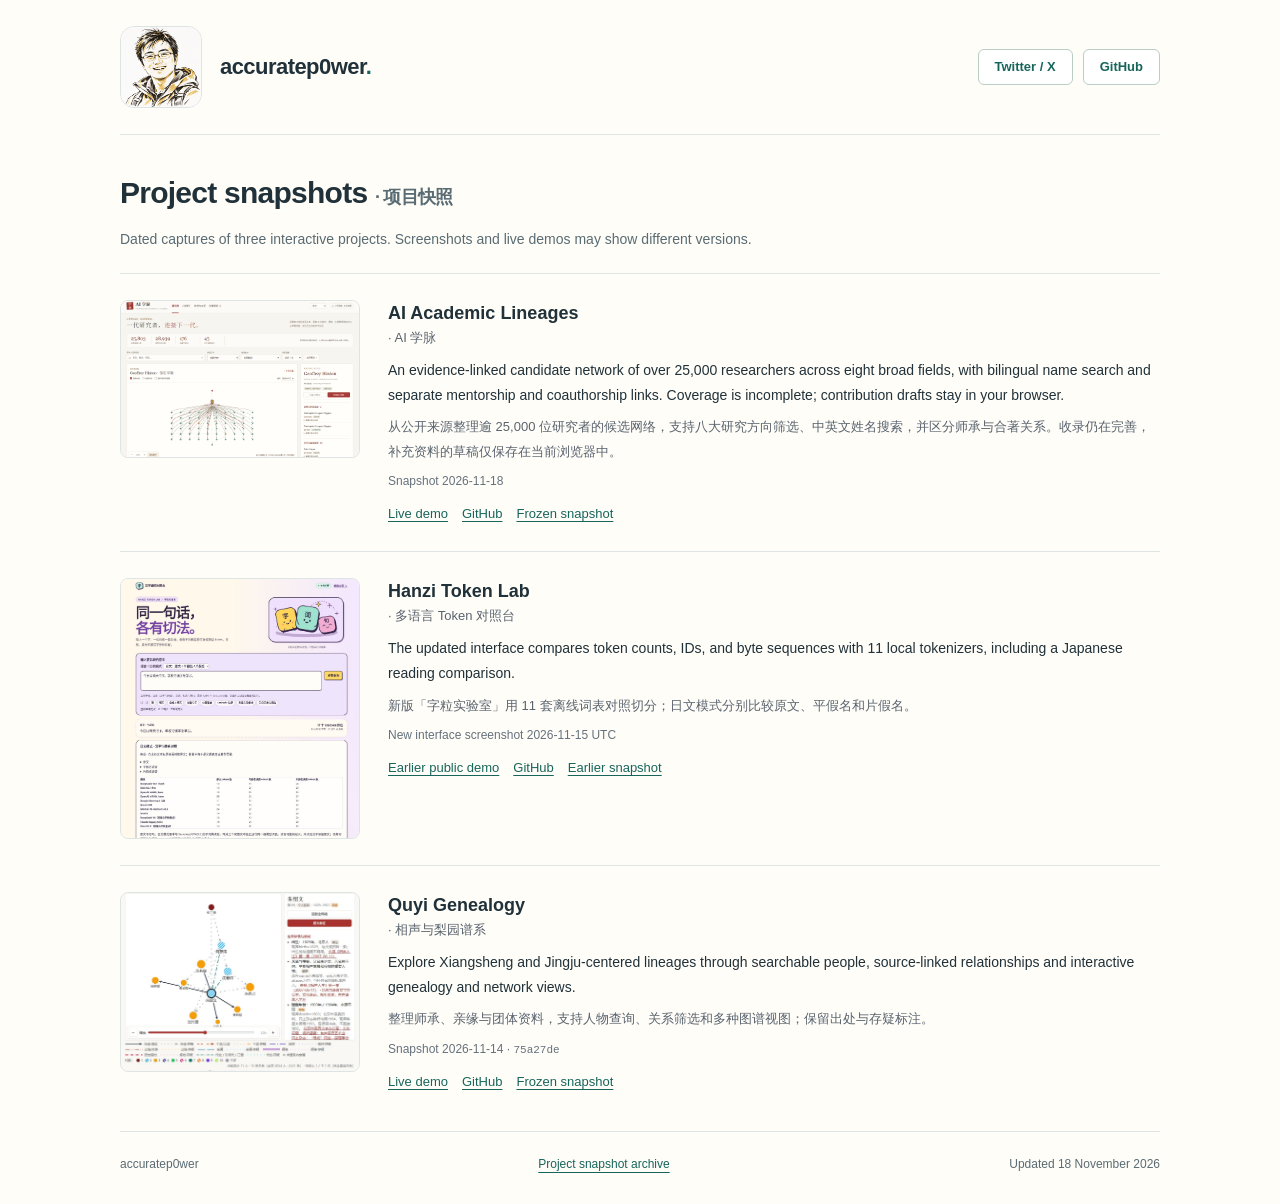
<file: index.html>
<!doctype html>
<html lang="en">
<head>
  <meta charset="utf-8">
  <meta name="viewport" content="width=device-width,initial-scale=1">
  <title>Project snapshots</title>
  <link rel="stylesheet" href="project-snapshots.css?v=20261114">
  <link rel="stylesheet" href="portfolio.css?v=profile-20261114">
</head>
<body>
  <a class="skip-link" href="#main">Skip to content</a>
  <header class="site-header">
    <div class="site-identity">
      <img class="profile-avatar" src="assets/profile-portrait.png" width="1254" height="1254" fetchpriority="high" alt="">
      <a class="wordmark" href="#project-snapshots">accuratep0wer<span class="wordmark-dot" aria-hidden="true">.</span></a>
    </div>
    <nav class="contact-links" aria-label="Contact and profiles"><a id="contact-twitter" href="https://x.com/Jackouttheb0x">Twitter / X</a><a id="contact-github" href="https://github.com/accuratep0wer">GitHub</a></nav>
  </header>
  <main id="main">
    <section class="project-snapshots" id="project-snapshots" aria-labelledby="project-snapshots-title">
                  <h1 id="project-snapshots-title">Project snapshots <span lang="zh-CN">· 项目快照</span></h1>
                  <p class="snapshot-intro">Dated captures of three interactive projects. Screenshots and live demos may show different versions.</p>
                  <article class="snapshot-card" id="ai-lineage-snapshot">
                    <a class="snapshot-thumb" href="project-snapshots/2026-11-18/ai-lineage.png" aria-label="View the AI Academic Lineages screenshot">
                      <img src="project-snapshots/2026-11-18/ai-lineage.png" width="1366" height="900" loading="lazy" alt="AI Academic Lineages explorer showing an interactive research mentorship network, eight research fields, and source-linked researcher details">
                    </a>
                    <div class="snapshot-copy">
                      <h3>AI Academic Lineages <span lang="zh-CN">· AI 学脉</span></h3>
                      <p>An evidence-linked candidate network of over 25,000 researchers across eight broad fields, with bilingual name search and separate mentorship and coauthorship links. Coverage is incomplete; contribution drafts stay in your browser.</p>
                      <p lang="zh-CN">从公开来源整理逾 25,000 位研究者的候选网络，支持八大研究方向筛选、中英文姓名搜索，并区分师承与合著关系。收录仍在完善，补充资料的草稿仅保存在当前浏览器中。</p>
                      <p class="snapshot-version">Snapshot <time datetime="2026-11-18">2026-11-18</time></p>
                      <nav class="snapshot-links" aria-label="AI Academic Lineages links"><a href="./ai-lineage/">Live demo</a><a href="https://github.com/accuratep0wer/zfz.github.io/tree/master/ai-lineage">GitHub</a><a href="project-snapshots/2026-11-18/ai-lineage.png">Frozen snapshot</a></nav>
                    </div>
                  </article>
                  <article class="snapshot-card" id="hanzi-token-lab-snapshot">
                    <a class="snapshot-thumb" href="project-snapshots/2026-11-15/hanzi-token-lab.jpg" aria-label="View the new Hanzi Token Lab screenshot">
                      <img src="project-snapshots/2026-11-15/hanzi-token-lab.jpg" width="1315" height="1430" loading="lazy" alt="Cartoon-style Hanzi Token Lab showing Japanese text and token-count comparisons for its original, hiragana, and katakana forms">
                    </a>
                    <div class="snapshot-copy">
                      <h3>Hanzi Token Lab <span lang="zh-CN">· 多语言 Token 对照台</span></h3>
                      <p>The updated interface compares token counts, IDs, and byte sequences with 11 local tokenizers, including a Japanese reading comparison.</p>
                      <p lang="zh-CN">新版「字粒实验室」用 11 套离线词表对照切分；日文模式分别比较原文、平假名和片假名。</p>
                      <p class="snapshot-version">New interface screenshot <time datetime="2026-11-15">2026-11-15 UTC</time></p>
                      <nav class="snapshot-links" aria-label="Hanzi Token Lab links"><a href="https://accuratep0wer.github.io/hanzi-token-lab/">Earlier public demo</a><a href="https://github.com/accuratep0wer/hanzi-token-lab">GitHub</a><a href="project-snapshots/2026-11-14/#hanzi-token-lab">Earlier snapshot</a></nav>
                    </div>
                  </article>
                  <article class="snapshot-card" id="quyi-genealogy-snapshot">
                    <a class="snapshot-thumb" href="project-snapshots/2026-11-14/#quyi-genealogy" aria-label="View the Quyi Genealogy snapshot">
                      <img src="project-snapshots/2026-11-14/quyi-genealogy.jpg" width="1000" height="750" loading="lazy" alt="Interactive Xiangsheng genealogy focused on Zhu Shaowen, with relationship lines and source details">
                    </a>
                    <div class="snapshot-copy">
                      <h3>Quyi Genealogy <span lang="zh-CN">· 相声与梨园谱系</span></h3>
                      <p>Explore Xiangsheng and Jingju-centered lineages through searchable people, source-linked relationships and interactive genealogy and network views.</p>
                      <p lang="zh-CN">整理师承、亲缘与团体资料，支持人物查询、关系筛选和多种图谱视图；保留出处与存疑标注。</p>
                      <p class="snapshot-version">Snapshot <time datetime="2026-11-14">2026-11-14</time> · <code>75a27de</code></p>
                      <nav class="snapshot-links" aria-label="Quyi Genealogy links"><a href="https://accuratep0wer.github.io/quyi-genealogy/">Live demo</a><a href="https://github.com/accuratep0wer/quyi-genealogy">GitHub</a><a href="project-snapshots/2026-11-14/#quyi-genealogy">Frozen snapshot</a></nav>
                    </div>
                  </article>
                </section>

  </main>
  <footer class="site-footer"><span>accuratep0wer</span><a href="project-snapshots/2026-11-14/">Project snapshot archive</a><span>Updated <time datetime="2026-11-18">18 November 2026</time></span></footer>
  <!-- Cloudflare Web Analytics --><script type='module' src='https://static.cloudflareinsights.com/beacon.min.js' data-cf-beacon='{"token": "337a81f2145c44d1aca19c5d9b5fbe1d"}'></script><!-- End Cloudflare Web Analytics -->
</body>
</html>
</file>
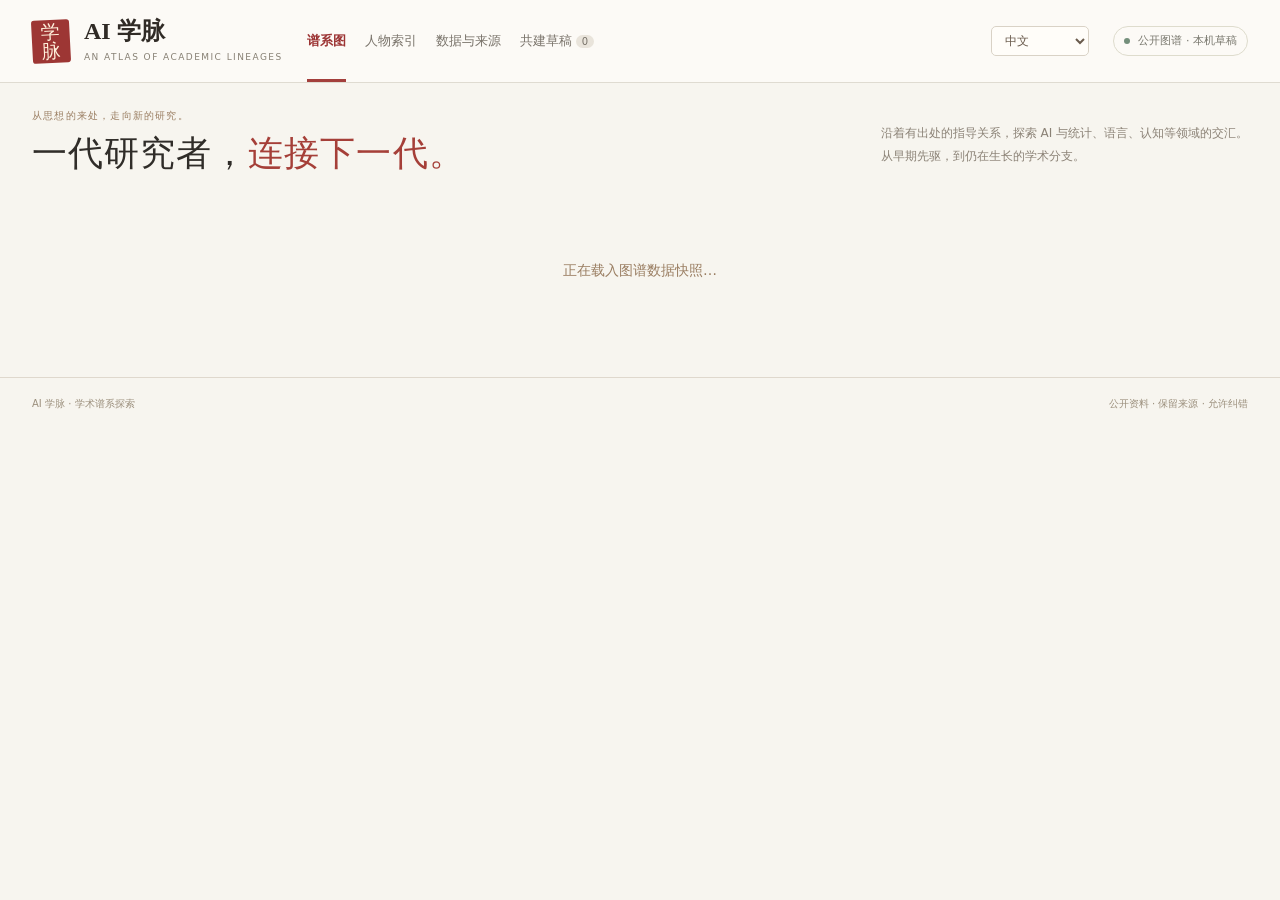
<file: ai-lineage/index.html>
<!doctype html>
<html lang="zh-CN"><head><meta charset="utf-8"><meta name="viewport" content="width=device-width,initial-scale=1"><meta name="color-scheme" content="light"><meta http-equiv="Content-Security-Policy" content="default-src 'self'; script-src 'self'; style-src 'self'; img-src 'self' data:; connect-src 'self'; object-src 'none'; base-uri 'self'; form-action 'none'"><title>AI 学脉 · 学术谱系探索</title><link rel="stylesheet" href="./styles.css"><script type="module" src="./app.js"></script><meta name="description" content="Explore source-linked academic lineages, research fields and coauthorship. Bilingual Chinese and English; browser-local contribution drafts."></head>
<body><header class="mast"><a class="brand" href="./"><span class="seal">学<br>脉</span><span>AI 学脉<small>AN ATLAS OF ACADEMIC LINEAGES</small></span></a><nav aria-label="视图导航"><button class="nav active" data-view="atlas" aria-current="page">谱系图</button><button class="nav" data-view="people">人物索引</button><button class="nav" data-view="sources">数据与来源</button><button class="nav" data-view="contribute">共建草稿 <span id="draft-count">0</span></button></nav><label class="language-control"><span class="sr-only">界面语言</span><select id="language-select" aria-label="界面语言"><option value="zh">中文</option><option value="en">English</option></select></label><span class="local-pill"><i></i> 公开图谱 · 本机草稿</span></header>
<main><section class="page-intro"><div><div class="eyebrow">从思想的来处，走向新的研究。</div><h1>一代研究者，<em>连接下一代。</em></h1></div><p>沿着有出处的指导关系，探索 AI 与统计、语言、认知等领域的交汇。<br>从早期先驱，到仍在生长的学术分支。</p></section>
<div id="loading" role="status">正在载入图谱数据快照…</div>
<div id="app" hidden><section class="statistics" aria-label="本次数据规模"><div><b id="stat-people">—</b><span>学脉候选人物</span></div><div><b id="stat-mentors">—</b><span>指导关系记录</span></div><div><b id="stat-coauthors">—</b><span>合著作者对</span></div><div><b id="stat-seeds">—</b><span>本次选定起点</span></div><p id="dataset-note">公开来源快照，不代表全球完整名录。</p></section>
<section id="view-atlas" class="view"><div class="query-bar"><div class="search-wrap"><label for="person-search">寻找一位研究者</label><div class="search-field"><span aria-hidden="true">⌕</span><input id="person-search" type="search" autocomplete="off" placeholder="姓名、别名、机构…" aria-controls="search-results" aria-expanded="false"><button id="clear-search" title="清除搜索" aria-label="清除搜索">×</button></div><div id="search-results" class="search-results" hidden></div></div><label>研究方向<select id="area-filter"><option value="all">全部方向</option></select></label><label>谱系起点<select id="seed-filter"><option value="all">全部起点</option></select></label><label>探索范围<select id="depth-filter"><option value="1">邻近 1 代</option><option value="2" selected>向下 2 代</option><option value="3">向下 3 代</option></select></label><button id="overview" class="secondary">全网概览 ↗</button></div>
<div class="atlas-grid"><div class="graph-card"><div class="graph-heading"><div><span class="eyebrow">学术传承图</span><h2 id="graph-title">选择人物，展开关系</h2></div><button id="add-connection" class="text-button">＋ 补充关系</button></div><div class="graph-options"><label><input type="checkbox" id="show-mentors" checked>指导关系</label><label><input type="checkbox" id="show-coauthors">合著关系</label><label><input type="checkbox" id="show-drafts">我的待核验草稿</label><label class="color-option">着色<select id="color-mode"><option value="generation">距起点代次</option><option value="area">研究方向</option></select></label></div>
<div class="canvas-shell"><canvas id="graph" tabindex="0" aria-label="可缩放的研究者师承图；也可使用人物索引访问全部人物与关系"></canvas><div id="graph-empty" hidden>此筛选下没有可显示的关系。请换一个方向或起点。</div><div id="graph-tooltip" role="tooltip" hidden></div><div class="graph-control"><button id="zoom-out" aria-label="缩小">−</button><span id="zoom-label">100%</span><button id="zoom-in" aria-label="放大">＋</button><button id="fit-graph">适应画布</button></div><span class="canvas-hint">缩小时省略姓名 · 放大或点击节点查看人物 · 可拖动画布</span></div>
<div class="legend"><span><i class="line graduate"></i>研究生指导</span><span><i class="line phd"></i>明确博士指导</span><span><i class="line postdoc"></i>博士后 / 研究指导</span><span><i class="line coadvisor"></i>共同导师</span><span><i class="line coauthor"></i>合著</span><span><i class="line draft"></i>本地草稿</span></div><div class="graph-footer"><span id="visible-count" aria-live="polite"></span><button id="graph-export" class="text-button">导出当前关系 JSON ↓</button></div></div>
<aside id="person-panel" class="person-panel" aria-label="人物与关系详情"><div class="person-placeholder">点击一个节点，沿着师承继续探索。</div></aside></div><p class="scope-note" id="scope-note"></p></section>
<section id="view-people" class="view" hidden><div class="section-title"><div><span class="eyebrow">RESEARCHER INDEX</span><h2>从一个名字开始。</h2></div><input id="index-search" type="search" placeholder="搜索姓名、机构、研究方向" aria-label="搜索人物索引"></div><div class="index-toolbar"><span id="index-count"></span><div><button id="index-prev" class="secondary">上一页</button><span id="index-page"></span><button id="index-next" class="secondary">下一页</button></div></div><div id="people-grid" class="people-grid"></div></section>
<section id="view-sources" class="view" hidden><div class="section-title"><div><span class="eyebrow">EVIDENCE BEFORE EDGES</span><h2>每条连线，都有来处。</h2></div></div><div class="source-intro"><article><h3>这张图收录什么？</h3><p>只沿本次选定起点的明确指导关系向下展开。研究生、博士后及研究指导分别保留类型；合著不自动扩大人物收录范围。跨学科人物按关系路径收录，方向标签可多选。</p></article><article><h3>来源记录 ≠ 独立核验</h3><p>批量谱系库中的关系标为“来源记录”。学校、实验室和本人公开资料补证的关系单独显示出处。未标注方向不表示不研究 AI；身份、导师类型与当前职位的缺口均保留。</p></article><article><h3>数据时间与可复核性</h3><p>图谱保留来源链接、资料版本与许可说明。页面载入公开的整理结果；浏览时不调用外部模型或学术接口。</p></article></div><div id="source-cards" class="source-cards" tabindex="0" role="region" aria-label="来源记录，可滚动查看"></div><details class="manifest"><summary>本次收集、筛选与限制</summary><div id="source-summary"></div></details></section>
<section id="view-contribute" class="view" hidden><div class="section-title"><div><span class="eyebrow">A SHARED RECORD · LOCAL PROTOTYPE</span><h2>补上一条你知道的连线。</h2></div><div class="contribute-actions"><button id="export-drafts" class="secondary">导出草稿</button><label class="secondary file-button">导入草稿<input id="import-drafts" type="file" accept="application/json,.json" hidden></label></div></div><p class="draft-notice">关系草稿仅保存在当前浏览器，标为待核验，不会自动上传或修改公开图谱。可导出草稿文件，供后续核查与整理。</p>
<div class="contribute-grid"><form id="contribution-form"><input id="edit-draft-id" type="hidden"><div class="two-fields"><label>导师 / 作者 A<input id="from-name" list="person-options" required maxlength="140" autocomplete="off" placeholder="姓名或选择现有人物"></label><label>学生 / 作者 B<input id="to-name" list="person-options" required maxlength="140" autocomplete="off" placeholder="姓名或选择现有人物"></label></div><datalist id="person-options"></datalist><div class="two-fields"><label>关系类型<select id="relationship-type"><option value="phd">博士导师 → 博士生</option><option value="coadvisor">共同导师 → 学生</option><option value="graduate">研究生指导（学位未明确）</option><option value="postdoc">博士后导师 → 博士后</option><option value="research_mentor">明确研究指导</option><option value="coauthor">共同作者（无方向）</option></select></label><label>时间或年份（可选）<input id="relationship-year" maxlength="60" placeholder="例如 2023–至今"></label></div><label>公开证据链接<input id="evidence-url" type="url" required maxlength="1500" placeholder="https://大学、实验室或论文页面"></label><label>证据说明<textarea id="evidence-note" rows="4" required minlength="8" maxlength="2000" placeholder="说明该来源如何明确支持这条关系；仅同校或同实验室不能证明指导关系。"></textarea></label><div class="form-footer"><button id="save-draft" class="primary">保存为待核验草稿</button><button id="cancel-edit" class="secondary" type="button" hidden>取消编辑</button></div><p id="draft-status" role="status" aria-live="polite"></p></form><div><h3>我的共建记录</h3><div id="draft-list"></div></div></div></section></div></main><footer><span>AI 学脉 · 学术谱系探索</span><span id="footer-version">公开资料 · 保留来源 · 允许纠错</span><span id="footer-date-note"></span></footer></body></html>
</file>
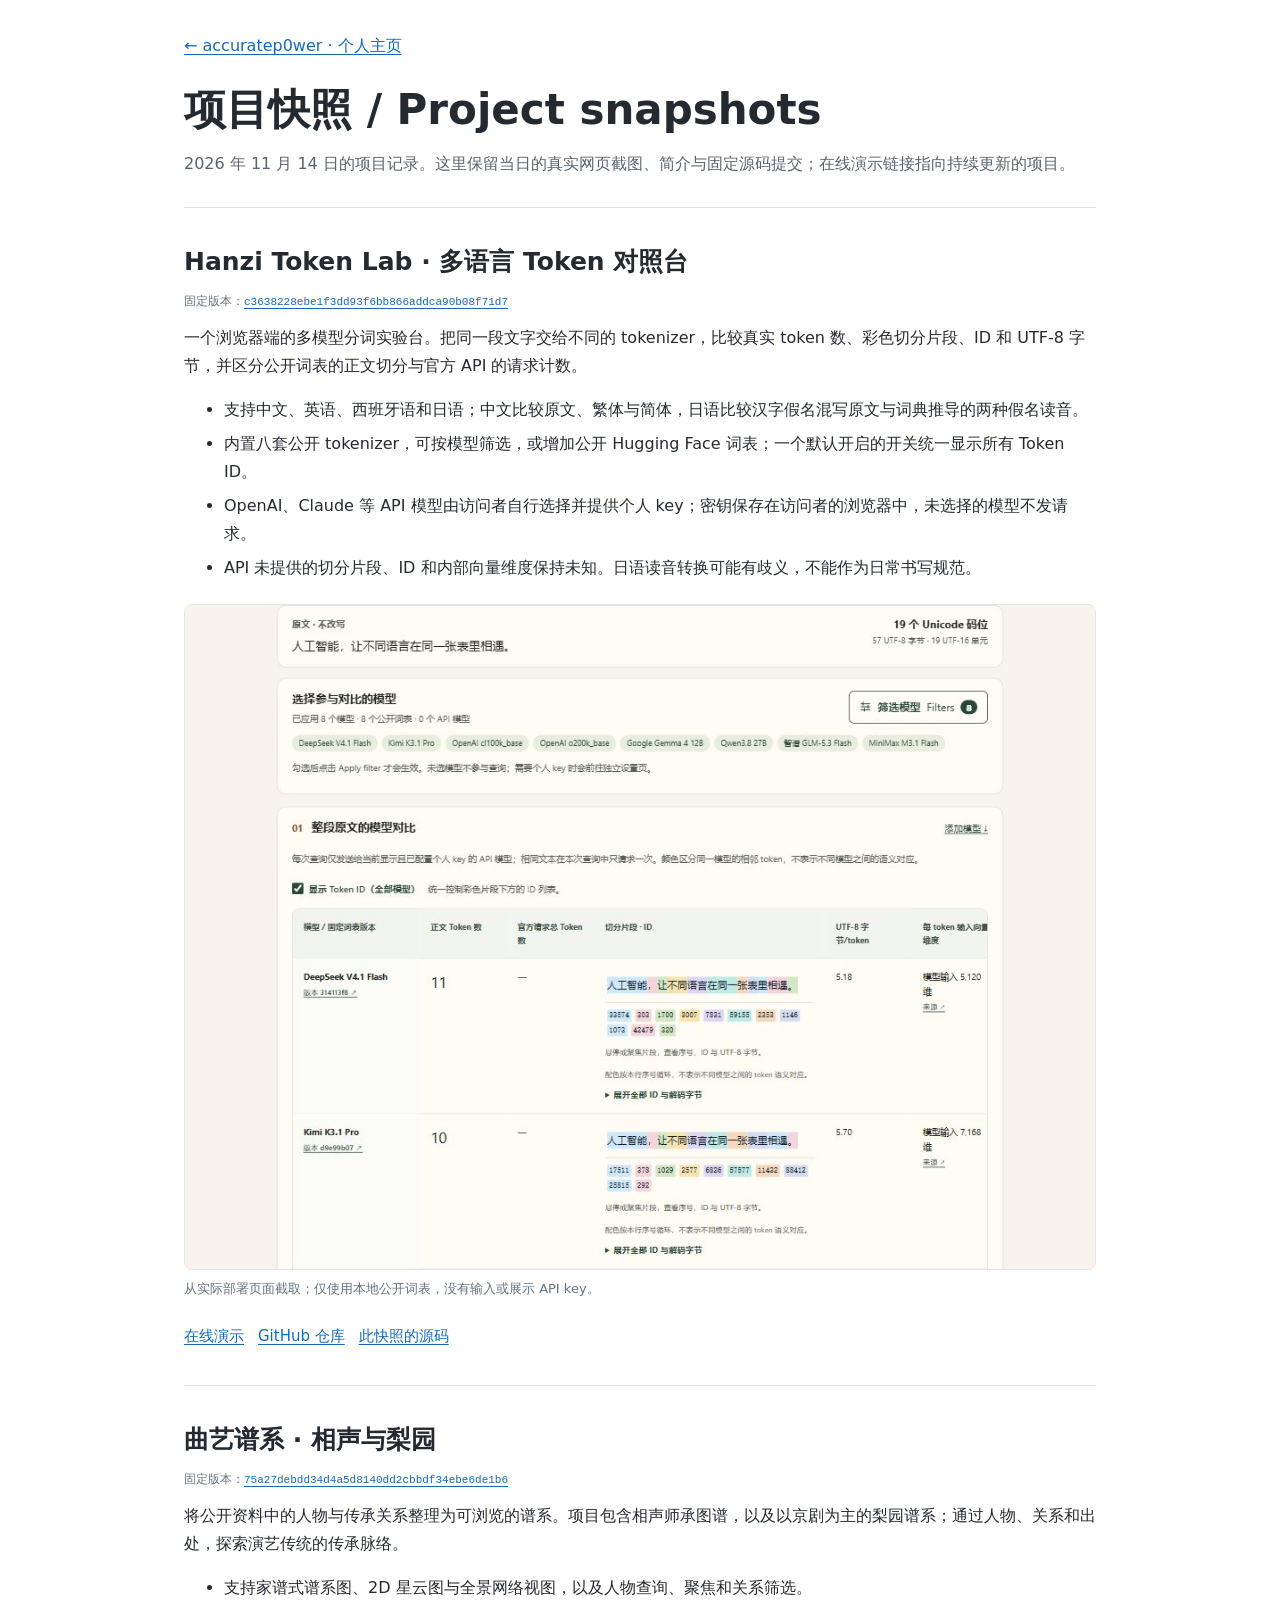
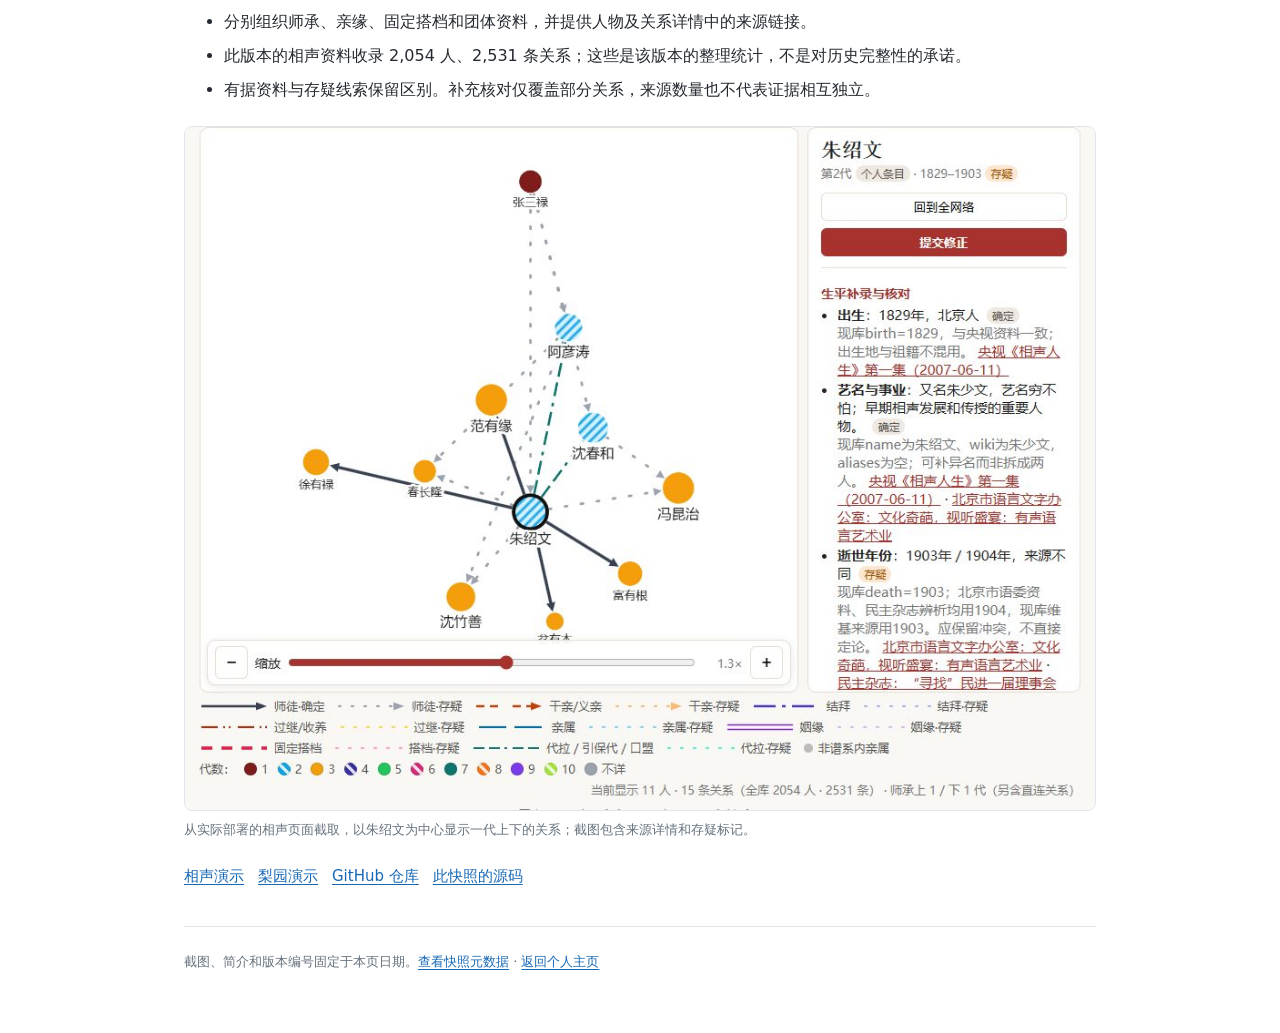
<file: project-snapshots/2026-11-14/index.html>
<!doctype html>
<html lang="zh-CN">
<head>
  <meta charset="utf-8">
  <meta name="viewport" content="width=device-width,initial-scale=1">
  <title>项目快照 · 2026-11-14</title>
  <link rel="stylesheet" href="../../project-snapshots.css?v=20261114">
</head>
<body class="snapshot-page">
  <header>
    <a href="../../#project-snapshots">← accuratep0wer · 个人主页</a>
    <h1>项目快照 <span lang="en">/ Project snapshots</span></h1>
    <p class="snapshot-intro"><time datetime="2026-11-14">2026 年 11 月 14 日</time>的项目记录。这里保留当日的真实网页截图、简介与固定源码提交；在线演示链接指向持续更新的项目。</p>
  </header>
  <main>
    <article id="hanzi-token-lab">
      <h2>Hanzi Token Lab · 多语言 Token 对照台</h2>
      <p class="snapshot-version">固定版本：<a href="https://github.com/accuratep0wer/hanzi-token-lab/tree/c3638228ebe1f3dd93f6bb866addca90b08f71d7"><code>c3638228ebe1f3dd93f6bb866addca90b08f71d7</code></a></p>
      <p>一个浏览器端的多模型分词实验台。把同一段文字交给不同的 tokenizer，比较真实 token 数、彩色切分片段、ID 和 UTF-8 字节，并区分公开词表的正文切分与官方 API 的请求计数。</p>
      <ul>
        <li>支持中文、英语、西班牙语和日语；中文比较原文、繁体与简体，日语比较汉字假名混写原文与词典推导的两种假名读音。</li>
        <li>内置八套公开 tokenizer，可按模型筛选，或增加公开 Hugging Face 词表；一个默认开启的开关统一显示所有 Token ID。</li>
        <li>OpenAI、Claude 等 API 模型由访问者自行选择并提供个人 key；密钥保存在访问者的浏览器中，未选择的模型不发请求。</li>
        <li>API 未提供的切分片段、ID 和内部向量维度保持未知。日语读音转换可能有歧义，不能作为日常书写规范。</li>
      </ul>
      <figure><a href="hanzi-token-lab.jpg"><img src="hanzi-token-lab.jpg" width="1020" height="744" alt="原文‘人工智能，让不同语言在同一张表里相遇。’的多模型彩色 token 与 ID 对比"></a><figcaption>从实际部署页面截取；仅使用本地公开词表，没有输入或展示 API key。</figcaption></figure>
      <nav class="snapshot-links" aria-label="分词项目链接"><a href="https://accuratep0wer.github.io/hanzi-token-lab/">在线演示</a><a href="https://github.com/accuratep0wer/hanzi-token-lab">GitHub 仓库</a><a href="https://github.com/accuratep0wer/hanzi-token-lab/tree/c3638228ebe1f3dd93f6bb866addca90b08f71d7">此快照的源码</a></nav>
    </article>
    <article id="quyi-genealogy">
      <h2>曲艺谱系 · 相声与梨园</h2>
      <p class="snapshot-version">固定版本：<a href="https://github.com/accuratep0wer/quyi-genealogy/tree/75a27debdd34d4a5d8140dd2cbbdf34ebe6de1b6"><code>75a27debdd34d4a5d8140dd2cbbdf34ebe6de1b6</code></a></p>
      <p>将公开资料中的人物与传承关系整理为可浏览的谱系。项目包含相声师承图谱，以及以京剧为主的梨园谱系；通过人物、关系和出处，探索演艺传统的传承脉络。</p>
      <ul>
        <li>支持家谱式谱系图、2D 星云图与全景网络视图，以及人物查询、聚焦和关系筛选。</li>
        <li>分别组织师承、亲缘、固定搭档和团体资料，并提供人物及关系详情中的来源链接。</li>
        <li>此版本的相声资料收录 2,054 人、2,531 条关系；这些是该版本的整理统计，不是对历史完整性的承诺。</li>
        <li>有据资料与存疑线索保留区别。补充核对仅覆盖部分关系，来源数量也不代表证据相互独立。</li>
      </ul>
      <figure><a href="quyi-genealogy.jpg"><img src="quyi-genealogy.jpg" width="1000" height="750" alt="以朱绍文为中心的相声谱系视图，展示关系线、来源详情和存疑标记"></a><figcaption>从实际部署的相声页面截取，以朱绍文为中心显示一代上下的关系；截图包含来源详情和存疑标记。</figcaption></figure>
      <nav class="snapshot-links" aria-label="曲艺项目链接"><a href="https://accuratep0wer.github.io/quyi-genealogy/">相声演示</a><a href="https://accuratep0wer.github.io/quyi-genealogy/liyuan/">梨园演示</a><a href="https://github.com/accuratep0wer/quyi-genealogy">GitHub 仓库</a><a href="https://github.com/accuratep0wer/quyi-genealogy/tree/75a27debdd34d4a5d8140dd2cbbdf34ebe6de1b6">此快照的源码</a></nav>
    </article>
  </main>
  <footer>截图、简介和版本编号固定于本页日期。<a href="snapshot.json">查看快照元数据</a> · <a href="../../#project-snapshots">返回个人主页</a></footer>
</body>
</html>
</file>
<file: project-snapshots.css>
.project-snapshots{box-sizing:border-box;max-width:calc(100vw - 48px);margin:8px 0 38px;scroll-margin-top:24px;color:#252a31}
.project-snapshots h2 span{font-size:16px;color:#59636e}
.snapshot-intro{max-width:680px;margin:12px 0 22px;color:#59636e;line-height:1.65}
.snapshot-card{display:grid;grid-template-columns:210px minmax(0,1fr);gap:22px;padding:22px 0;border-top:1px solid #dfe5eb;align-items:start;scroll-margin-top:24px}
.snapshot-thumb{display:block;border:1px solid #dfe5eb;border-radius:8px;overflow:hidden;background:#f7f8fa;line-height:0}
.snapshot-thumb img{display:block;width:100%;height:auto}
.snapshot-thumb:hover,.snapshot-thumb:focus-visible{outline:2px solid #1772d0;outline-offset:3px}
.snapshot-copy{min-width:0}.snapshot-copy h3{margin:0 0 9px;font-size:16px;line-height:1.5}.snapshot-copy h3 span{display:block;font-weight:400;font-size:14px;color:#59636e}
.snapshot-copy p{margin:7px 0;line-height:1.65}.snapshot-copy p[lang=zh-CN]{color:#59636e;font-size:13px}
.snapshot-version,.snapshot-version time{font-size:12px!important;color:#65717d}.snapshot-version code{font-size:11px}
.snapshot-links{display:flex;gap:14px;flex-wrap:wrap;margin-top:10px}.snapshot-links a{font-size:13px;text-underline-offset:3px}.snapshot-links a:hover{text-decoration:underline}
.snapshot-page{max-width:960px;margin:0 auto;padding:32px 24px 60px;font:16px/1.75 system-ui,"Microsoft YaHei",sans-serif;color:#252a31;background:#fff;box-sizing:border-box}
.snapshot-page a{color:#1768b4;text-underline-offset:3px}.snapshot-page a:hover{color:#a8530d}.snapshot-page h1{font-size:clamp(28px,5vw,42px);line-height:1.25;margin:24px 0 14px}.snapshot-page h2{font-size:25px;line-height:1.4;margin:0 0 8px}.snapshot-page p{margin:12px 0}.snapshot-page .snapshot-intro{max-width:none;font-size:16px}
.snapshot-page header{padding-bottom:18px;border-bottom:1px solid #dfe5eb}.snapshot-page article{padding:36px 0;border-bottom:1px solid #dfe5eb;scroll-margin-top:20px}.snapshot-page figure{margin:22px 0}.snapshot-page figure img{display:block;width:100%;height:auto;border:1px solid #dfe5eb;border-radius:8px;box-sizing:border-box}.snapshot-page figcaption{font-size:13px;color:#65717d;margin-top:8px}.snapshot-page li{margin:6px 0}.snapshot-page .snapshot-links a{font-size:15px}.snapshot-page code{overflow-wrap:anywhere}.snapshot-page footer{padding-top:24px;color:#65717d;font-size:13px}
@media(max-width:600px){.snapshot-card{grid-template-columns:1fr;gap:14px}.snapshot-thumb{max-width:280px}.project-snapshots{max-width:calc(100vw - 48px)}.snapshot-page{padding:22px 18px 40px}.snapshot-page h2{font-size:22px}.snapshot-links{gap:12px}}
</file>
<file: portfolio.css>
:root{color-scheme:light;--ink:#203139;--muted:#596b73;--accent:#17655b;--line:#dce5e3;--paper:#fffdf8}
*{box-sizing:border-box}html{scroll-behavior:smooth;scroll-padding-top:28px}body{margin:0;background:var(--paper);color:var(--ink);font:16px/1.7 -apple-system,BlinkMacSystemFont,"Segoe UI","Microsoft YaHei",sans-serif}a{color:var(--accent);text-decoration-thickness:1px;text-underline-offset:4px}a:hover{color:#9b502e}a:focus-visible{outline:3px solid #9b502e;outline-offset:4px}h1,h2,h3,p{margin-top:0}p{margin-bottom:14px}main,.site-header,.site-footer{width:min(1040px,calc(100% - 64px));margin:0 auto}
.site-header{display:flex;align-items:center;justify-content:space-between;padding:26px 0;gap:24px}.site-identity{display:flex;align-items:center;gap:18px}.profile-avatar{display:block;width:82px;height:82px;border-radius:14px;border:1px solid var(--line)}.wordmark{font-size:22px;font-weight:750;letter-spacing:-.025em;color:var(--ink);text-decoration:none}.wordmark-dot{color:var(--accent)}.contact-links{display:flex;flex-wrap:wrap;gap:10px}.contact-links a{font-size:13px;text-decoration:none;border:1px solid #bacdc6;border-radius:6px;padding:6px 16px;background:#fff;font-weight:600}.contact-links a:hover{border-color:var(--accent);background:#eff5f2}.skip-link{position:absolute;left:20px;top:-80px;padding:8px 14px;background:white;z-index:3}.skip-link:focus{top:10px}
.project-snapshots{max-width:none;width:100%;margin:0;padding:38px 0;border-top:1px solid var(--line);color:var(--ink)}.project-snapshots h1{font-size:30px;line-height:1.35;font-weight:650;letter-spacing:-.025em;margin-bottom:14px}.project-snapshots h1 span{font-size:18px;color:var(--muted)}.project-snapshots .snapshot-intro{max-width:780px;font-size:14px;color:var(--muted)}.project-snapshots .snapshot-card{grid-template-columns:240px minmax(0,1fr);gap:28px;padding:26px 0;border-color:var(--line)}.project-snapshots .snapshot-card:last-child{padding-bottom:0}.snapshot-copy h3{font-size:18px}.snapshot-copy h3 span{font-size:13px;line-height:1.7}.snapshot-copy p{font-size:14px;line-height:1.8}.snapshot-copy p[lang=zh-CN]{line-height:1.9}.snapshot-links a{font-size:13px}.snapshot-thumb{background:white;border-color:var(--line)}
.site-footer{display:flex;justify-content:space-between;align-items:center;gap:16px;flex-wrap:wrap;padding:22px 0 30px;border-top:1px solid var(--line);font-size:12px;color:var(--muted)}.site-footer a{font-size:12px}
@media(max-width:760px){main,.site-header,.site-footer{width:calc(100% - 40px)}.site-header{padding:20px 0}.project-snapshots .snapshot-card{grid-template-columns:180px minmax(0,1fr);gap:20px}}
@media(max-width:540px){.site-header{align-items:flex-start;flex-direction:column;gap:18px}.project-snapshots{padding:30px 0}.project-snapshots .snapshot-card{grid-template-columns:1fr;gap:15px}.snapshot-thumb{max-width:300px}.project-snapshots h1{font-size:25px}.project-snapshots h1 span{font-size:15px}.site-footer{align-items:flex-start;flex-direction:column;gap:8px}.contact-links a{padding:6px 14px}}
@media(prefers-reduced-motion:reduce){html{scroll-behavior:auto}}
</file>
<file: ai-lineage/styles.css>
@font-face{font-family:AtlasSerif;src:local('Georgia')}*{box-sizing:border-box}html{color-scheme:light}body{margin:0;background:#f7f5ef;color:#302d29;font:14px/1.6 system-ui,'Microsoft YaHei',sans-serif}button,input,textarea,select{font:inherit}button,summary{cursor:pointer}a{color:#9c3434;text-underline-offset:3px}button:focus-visible,a:focus-visible,input:focus-visible,textarea:focus-visible,select:focus-visible,canvas:focus-visible{outline:3px solid #b78b44;outline-offset:3px}[hidden]{display:none!important}.mast{height:83px;padding:0 32px;display:flex;gap:38px;align-items:center;border-bottom:1px solid #dfdbd1;background:#fcfaf6}.brand{display:flex;gap:14px;align-items:center;text-decoration:none;color:#302b26;font:700 24px/1.15 Georgia,'Songti SC','SimSun',serif;white-space:nowrap}.brand small{display:block;font:9px/1.5 system-ui,sans-serif;letter-spacing:.16em;margin-top:5px;color:#878074}.seal{display:grid;place-content:center;text-align:center;width:38px;height:43px;background:#9d3634;border-radius:3px;color:#fff1dc;font:19px/1.05 'SimSun',serif;transform:rotate(-3deg)}.mast nav{display:flex;gap:23px;height:100%;align-items:stretch}.nav{border:0;background:none;border-bottom:3px solid transparent;color:#79736a;padding:3px 0 0;font-size:13px}.nav.active{color:#9c3434;border-bottom-color:#a33f3c;font-weight:700}.nav span{font-size:10px;border-radius:9px;padding:1px 6px;background:#e9e4db}.local-pill{margin-left:auto;font-size:11px;color:#78776d;white-space:nowrap;border:1px solid #dedccd;border-radius:20px;padding:5px 10px}.local-pill i{display:inline-block;width:6px;height:6px;background:#748f7b;border-radius:50%;margin-right:5px}main{max-width:1650px;padding:25px 32px 36px;margin:auto}.page-intro{display:flex;justify-content:space-between;gap:25px;align-items:center;margin-bottom:22px}.eyebrow{font-size:10px;letter-spacing:.12em;color:#9a7e62}.page-intro h1{font:500 35px/1.3 Georgia,'Songti SC','SimSun',serif;letter-spacing:.03em;margin:7px 0 0}.page-intro em{font-style:normal;color:#a53f38}.page-intro>p{font-size:12px;line-height:1.9;color:#8b8276;margin:5px 0 0}.statistics{display:flex;align-items:center;gap:0;border:1px solid #e3dfd5;background:#fdfbf8;border-radius:9px;margin-bottom:20px;padding:14px 0;box-shadow:0 2px 5px #45362003}.statistics>div{padding:0 24px;min-width:140px;border-right:1px solid #e7e2d9}.statistics b{font:500 27px/1.1 Georgia,serif;font-variant-numeric:tabular-nums;display:block;color:#74382d}.statistics span{font-size:10px;color:#948878}.statistics p{margin:0 20px 0 auto;max-width:400px;font-size:11px;color:#8c8378}.query-bar{display:flex;gap:14px;align-items:end;margin-bottom:16px}.query-bar label{display:flex;flex-direction:column;gap:4px;font-size:10px;color:#887d70}.query-bar select{height:37px;padding:0 29px 0 10px;max-width:220px;color:#4e453c;border:1px solid #dcd7cc;background:#fffdf9;border-radius:5px;font-size:12px}.search-wrap{position:relative;flex:1;max-width:450px;min-width:180px}.search-wrap>label{margin-bottom:4px}.search-field{display:flex;align-items:center;height:38px;background:#fffdf9;border:1px solid #d9d0c3;border-radius:6px;padding:0 10px;gap:8px}.search-field>span{font-size:25px;color:#a18c73}.search-field input{width:100%;border:0;background:none;color:#453c32;outline:none;font-size:12px}.search-field button{background:none;border:0;color:#978a79;font-size:18px;padding:0}.search-results{position:absolute;top:64px;background:#fffefb;box-shadow:0 12px 30px #45362022;border:1px solid #ded8cc;border-radius:6px;z-index:9;width:100%;max-height:340px;overflow:auto;padding:5px}.search-result{display:block;width:100%;text-align:left;background:none;border:0;border-bottom:1px solid #eee8df;padding:9px 10px}.search-result:hover{background:#f8eee5}.search-result strong{font-size:12px;display:block}.search-result small{font-size:10px;color:#8d8275}.secondary,.primary{border-radius:5px;padding:8px 13px;font-size:12px;white-space:nowrap}.secondary{border:1px solid #d9d2c6;background:#fffdf9;color:#6a5b4d}.secondary:hover{border-color:#ab8f74;background:#faf1e6}.primary{border:1px solid #9d3634;background:#a73d38;color:white}.primary:hover{background:#842e2a}.text-button{border:0;background:none;color:#a04439;font-size:11px;padding:3px}.atlas-grid{display:grid;grid-template-columns:minmax(0,1fr) 305px;gap:15px}.graph-card,.person-panel{background:#fffefb;border:1px solid #dfd9ce;border-radius:10px;overflow:hidden;box-shadow:0 4px 16px #45362003}.graph-heading{display:flex;justify-content:space-between;align-items:center;padding:16px 19px 9px;gap:12px}.graph-heading .eyebrow{font-size:9px}.graph-heading h2{margin:2px 0 0;font:500 21px Georgia,'Songti SC','SimSun',serif}.graph-options{display:flex;gap:15px;padding:0 19px 11px;align-items:center;font-size:10px;color:#817467;flex-wrap:wrap}.graph-options label{display:flex;align-items:center;gap:4px}.graph-options input{width:12px;height:12px;accent-color:#9f3b35;margin:0}.color-option{margin-left:auto}.color-option select{border:0;border-bottom:1px solid #d8cabb;background:none;font-size:10px;padding:2px;color:#745e4a}.canvas-shell{height:450px;position:relative;overflow:hidden;background:radial-gradient(#d6cdbf80 .65px,transparent .65px);background-size:18px 18px;border-top:1px solid #eee8df;border-bottom:1px solid #eee8df}#graph{display:block;width:100%;height:100%;touch-action:none;cursor:grab}#graph.dragging{cursor:grabbing}#graph-empty{position:absolute;inset:35% 10% auto;text-align:center;color:#918777;font-size:13px}.graph-control{position:absolute;left:14px;bottom:13px;display:flex;align-items:center;border:1px solid #e3dbcf;background:#fffefbea;box-shadow:0 2px 7px #4536200a;border-radius:6px;overflow:hidden}.graph-control button{border:0;background:none;padding:5px 10px;font-size:14px;color:#806a53}.graph-control button:hover{background:#f5ecdf}.graph-control span{font-size:10px;min-width:40px;text-align:center;color:#897e72}.graph-control #fit-graph{border-left:1px solid #e3dbcf;font-size:10px}.canvas-hint{position:absolute;right:12px;bottom:20px;font-size:9px;color:#a49685;pointer-events:none}#graph-tooltip{position:absolute;z-index:5;background:#392f28ed;color:#fff7ed;padding:7px 10px;border-radius:5px;font-size:11px;pointer-events:none;max-width:220px;box-shadow:0 5px 15px #352a2822}.legend{padding:12px 17px 4px;display:flex;gap:12px;flex-wrap:wrap;color:#85776a;font-size:9px}.legend span{display:flex;gap:5px;align-items:center}.line{display:inline-block;width:22px;border-top:2px solid #9d8b7b}.line.phd{border-color:#ad4c40}.line.postdoc{border-color:#6d9385;border-top-style:dashed}.line.coadvisor{border-color:#8478a1;border-top-style:dashed}.line.coauthor{border-color:#c7a05d;border-top-style:dotted}.line.draft{border-color:#db8f41;border-top-style:dashed}.graph-footer{display:flex;justify-content:space-between;gap:10px;padding:7px 18px 12px;font-size:10px;color:#988777}.person-panel{padding:19px;max-height:655px;overflow:auto;scrollbar-width:thin}.person-placeholder{padding:40px 10px;color:#9c8b7a}.person-heading{border-bottom:1px solid #e7dfd2;padding-bottom:14px;margin-bottom:13px}.person-heading .eyebrow{font-size:9px}.person-heading h2{font:500 26px/1.2 Georgia,'Songti SC','SimSun',serif;margin:8px 0;color:#5f332e;overflow-wrap:anywhere}.person-heading .alias{font-size:10px;color:#a39380}.person-role{font-size:11px;margin-top:8px;color:#877665}.tags{display:flex;gap:5px;flex-wrap:wrap;margin-top:11px}.tag{padding:2px 6px;background:#f0eee5;color:#7c8267;border-radius:3px;font-size:9px}.tag.seed{background:#f4e4dd;color:#aa5b44}.tag.unknown{background:#f1eeea;color:#9d9286}.person-actions{display:flex;gap:6px;margin-top:12px}.person-actions button{font-size:10px;flex:1;padding:6px}.detail-section{border-top:1px solid #e7dfd2;margin-top:16px;padding-top:13px}.detail-section h3{font-size:12px;margin:0 0 9px;color:#92513d}.connection{padding:8px 0;border-bottom:1px solid #eee8df;font-size:11px}.connection-name{display:block;border:0;background:none;text-align:left;padding:0;color:#45352c;font-weight:600;font-size:12px}.connection-name:hover{color:#a14236;text-decoration:underline}.relation-label{font-size:9px;color:#a48b6f}.evidence-line{display:flex;gap:6px;margin:4px 0;align-items:center;flex-wrap:wrap}.badge{display:inline-block;font-size:8px;border-radius:3px;padding:1px 5px;background:#eee9e0;color:#887762}.badge.documented{background:#e6eee4;color:#648360}.badge.draft{background:#fbecd7;color:#ac793b}.connection details{color:#998673;font-size:10px}.connection details p{font-size:10px;line-height:1.6;margin:5px 0}.connection a{font-size:10px;word-break:break-word}.person-source{display:block;font-size:10px;margin:5px 0;overflow-wrap:anywhere}.detail-empty{font-size:11px;color:#a3917c}.detail-overflow{font-size:10px;color:#988573}.scope-note{font-size:10px;color:#958777;margin:12px 1px}.section-title{display:flex;justify-content:space-between;align-items:center;gap:15px;margin:27px 0 18px}.section-title h2{font:500 28px Georgia,'Songti SC','SimSun',serif;margin:7px 0}.section-title input{min-width:280px;padding:10px 12px;border:1px solid #dcd3c5;background:#fffefb;border-radius:5px;font-size:12px}.index-toolbar{display:flex;justify-content:space-between;align-items:center;color:#93816e;font-size:11px;margin-bottom:15px}.index-toolbar>div{display:flex;gap:12px;align-items:center}.index-toolbar button:disabled{opacity:.4;cursor:default}.people-grid{display:grid;grid-template-columns:repeat(4,minmax(0,1fr));gap:12px}.person-tile{text-align:left;padding:16px;border:1px solid #e1d9cd;border-radius:7px;background:#fffefb;min-width:0;cursor:pointer}.person-tile:hover{border-color:#b89076;box-shadow:0 4px 10px #4536200a}.person-tile strong{font:500 19px Georgia,serif;display:block;color:#734338;overflow-wrap:anywhere}.person-tile small{display:block;color:#9b8976;font-size:10px;margin-top:5px}.person-tile .tag{display:inline-block}.source-intro{display:grid;grid-template-columns:repeat(3,minmax(0,1fr));gap:18px;margin-bottom:25px}.source-intro article{padding:18px;background:#efece3;border-radius:7px}.source-intro h3{font-size:13px;color:#7d5840;margin:0 0 7px}.source-intro p{font-size:12px;color:#8a7c6c;margin:0;line-height:1.8}.source-cards{display:grid;grid-template-columns:repeat(3,minmax(0,1fr));gap:13px}.source-card{padding:18px;background:#fffefb;border:1px solid #dfd7c9;border-radius:7px;font-size:11px;overflow-wrap:anywhere}.source-card h3{font-size:13px;margin:0 0 8px}.source-card p{color:#95816a;font-size:11px}.manifest{margin-top:20px;padding:18px;background:#eee9dd;border-radius:6px;font-size:12px}.manifest pre{white-space:pre-wrap;overflow-wrap:anywhere;font:11px/1.7 ui-monospace,monospace;max-height:450px;overflow:auto}.contribute-actions{display:flex;gap:8px}.file-button{cursor:pointer}.draft-notice{padding:12px 17px;background:#f1eadc;color:#917454;font-size:12px;border-left:3px solid #c19b62;border-radius:3px;margin:0 0 20px}.contribute-grid{display:grid;grid-template-columns:1fr 1fr;gap:25px}.contribute-grid form{border:1px solid #e0d6c7;padding:22px;border-radius:8px;background:#fffdf9}.contribute-grid label{display:flex;flex-direction:column;font-size:11px;color:#87725b;gap:5px;margin-bottom:15px}.contribute-grid input,.contribute-grid select,.contribute-grid textarea{padding:9px 10px;border:1px solid #dbd1c1;background:#fffefb;border-radius:4px;font-size:12px;color:#554333;min-width:0;max-width:100%}.two-fields{display:grid;grid-template-columns:1fr 1fr;gap:12px}.form-footer{display:flex;gap:8px}.contribute-grid h3{font-size:14px;margin:0 0 12px;color:#8f6246}.draft-card{padding:15px;border:1px dashed #d1b28a;border-radius:6px;background:#fcf7ed;margin-bottom:10px;font-size:12px}.draft-card h4{font-size:13px;margin:0 0 7px;overflow-wrap:anywhere}.draft-card p{font-size:11px;color:#998264;overflow-wrap:anywhere}.draft-card a{font-size:10px;overflow-wrap:anywhere}.draft-card button{font-size:10px;margin-right:8px}.draft-card .badge{margin-right:8px}.draft-empty{font-size:12px;color:#9a8872;padding:20px;border:1px dashed #ded1bd;border-radius:6px}#draft-status{font-size:11px;color:#8a5f3e}#draft-status.error{color:#b23c36}footer{display:flex;justify-content:space-between;gap:15px;max-width:1650px;margin:auto;padding:18px 32px;border-top:1px solid #dfd8cd;color:#9b8f7c;font-size:10px}#loading{padding:60px;text-align:center;color:#9a7e62}
@media(min-width:1500px){.canvas-shell{height:520px}.person-panel{max-height:725px}.atlas-grid{grid-template-columns:minmax(0,1fr) 340px}}
@media(max-width:1100px){.mast{padding:0 20px;gap:25px}.mast nav{gap:14px}.brand{font-size:21px}.brand small{font-size:8px}.local-pill{font-size:9px}.page-intro>p{max-width:320px}.statistics>div{min-width:110px;padding:0 16px}.query-bar{flex-wrap:wrap}.query-bar .search-wrap{max-width:none}.atlas-grid{grid-template-columns:minmax(0,1fr) 280px}.canvas-hint{display:none}.people-grid{grid-template-columns:repeat(3,minmax(0,1fr))}.source-cards{grid-template-columns:repeat(2,minmax(0,1fr))}.graph-options{gap:8px}.color-option{margin-left:0}}
@media(max-width:760px){.mast{height:auto;min-height:75px;padding:13px 16px 0;flex-wrap:wrap;gap:12px}.brand{font-size:23px}.mast nav{order:3;width:100%;height:39px;justify-content:space-between}.local-pill{margin-left:auto;font-size:9px}.mast .seal{width:31px;height:37px;font-size:16px}.mast .brand small{font-size:7px}.nav{font-size:12px}main{padding:20px 16px}.page-intro{display:block;margin-bottom:17px}.page-intro h1{font-size:28px}.page-intro>p{font-size:10px;margin-top:10px;max-width:none}.page-intro>p br{display:none}.statistics{display:grid;grid-template-columns:repeat(4,1fr);padding:12px 0;gap:0}.statistics>div{min-width:0;padding:0 10px}.statistics b{font-size:21px}.statistics span{font-size:8px;line-height:1.4;display:block;margin-top:3px}.statistics p{grid-column:1/-1;max-width:none;margin:10px 10px 0;padding-top:8px;border-top:1px solid #e7e2d9;font-size:9px}.query-bar{gap:9px}.search-wrap{flex:1 0 100%}.query-bar>label{flex:1;min-width:0}.query-bar select{width:100%;max-width:none;font-size:10px;padding-left:7px;padding-right:15px}.query-bar>.secondary{font-size:10px;padding:8px;align-self:end}.atlas-grid{grid-template-columns:1fr}.canvas-shell{height:430px}.graph-heading{padding:14px 13px 9px}.graph-heading h2{font-size:19px}.graph-options{font-size:9px;padding:0 13px 10px;gap:10px}.color-option select{font-size:9px}.graph-footer{padding:8px 12px 12px;font-size:9px;align-items:center}.legend{padding:11px 12px 2px;font-size:8px;gap:8px}.graph-footer .text-button{font-size:9px}.person-panel{max-height:none;padding:18px}.person-heading h2{font-size:27px}.person-role{font-size:12px}.connection{font-size:12px}.person-placeholder{padding:15px}.scope-note{font-size:9px}.section-title{margin:21px 0 15px;flex-wrap:wrap}.section-title h2{font-size:25px}.section-title input{width:100%;min-width:0}.people-grid{grid-template-columns:repeat(2,minmax(0,1fr));gap:9px}.person-tile{padding:12px}.person-tile strong{font-size:17px}.index-toolbar{font-size:10px}.index-toolbar>div{gap:7px}.index-toolbar .secondary{font-size:10px;padding:6px 9px}.source-intro{grid-template-columns:1fr;gap:10px}.source-intro article{padding:15px}.source-intro p{font-size:11px}.source-cards{grid-template-columns:1fr}.contribute-grid{grid-template-columns:1fr;gap:20px}.contribute-grid form{padding:15px}.two-fields{grid-template-columns:1fr;gap:0}.draft-notice{font-size:11px}.contribute-actions .secondary{font-size:10px}footer{padding:14px 16px;font-size:9px}.graph-control{left:9px;bottom:10px}}
@media(prefers-reduced-motion:reduce){*{scroll-behavior:auto!important}}

/* Keep dense branches legible and long evidence lists locally scrollable. */
.canvas-hint{display:block;max-width:calc(100% - 215px);padding:2px 5px;background:#fffefbe8;color:#8c7d6d;border-radius:3px}
.source-cards{max-height:70vh;overflow:auto;overscroll-behavior:contain;scrollbar-width:thin;padding-right:4px}
.source-cards:focus-visible{outline:3px solid #b78b44;outline-offset:3px}
@media(max-width:1100px){.canvas-hint{display:block;top:8px;bottom:auto;left:12px;right:12px;max-width:none;text-align:center;font-size:9px}}
@media(max-width:760px){.person-panel{max-height:min(75vh,650px);overflow:auto;overscroll-behavior:contain}}

.sr-only{position:absolute;width:1px;height:1px;padding:0;margin:-1px;overflow:hidden;clip:rect(0,0,0,0);white-space:nowrap;border:0}
.language-control{margin-left:auto;flex-shrink:0}.language-control select{padding:6px 23px 6px 9px;background:#fffdf9;color:#6a5b4d;border:1px solid #d9d2c6;border-radius:5px;font-size:12px}.local-pill{margin-left:0}
.mast{gap:24px}.mast nav{gap:19px}.name-remark{display:block;color:#93816e;font:11px/1.5 system-ui,'Microsoft YaHei',sans-serif;margin:3px 0}.source-entry{margin:7px 0;overflow-wrap:anywhere}.source-date{display:block;margin-top:3px;font-size:10px;color:#7d766d}.source-date time{font-variant-numeric:tabular-nums}.person-panel .source-entry{font-size:10px}.draft-card .source-date{margin-bottom:9px}footer{flex-wrap:wrap}#footer-date-note{flex-basis:100%;font-size:9px;margin-top:-8px}html[lang="en"] .page-intro h1{font-size:31px}html[lang="en"] .page-intro>p{max-width:390px}html[lang="en"] .brand small{letter-spacing:.08em}html[lang="en"] .graph-heading h2{line-height:1.25}html[lang="en"] .graph-heading .text-button{flex-shrink:0}
@media(max-width:1100px){.mast{gap:13px}.mast nav{gap:11px}.nav{font-size:12px}.local-pill{font-size:9px;padding:4px 7px}.language-control select{font-size:11px}html[lang="en"] .page-intro h1{font-size:28px}}
@media(max-width:760px){.mast{gap:9px}.local-pill{display:none}.language-control{margin-left:auto}.mast nav{gap:8px}.nav{font-size:11px}html[lang="en"] .brand{font-size:21px}html[lang="en"] .page-intro h1{font-size:27px}html[lang="en"] .graph-options{gap:9px}.graph-footer{flex-wrap:wrap}.person-actions{flex-wrap:wrap}.index-toolbar{gap:9px}.index-toolbar>span{max-width:50%}#footer-version{max-width:100%}}
@media(min-width:761px) and (max-width:1000px){.mast{height:auto;min-height:83px;flex-wrap:wrap;padding-top:12px}.mast nav{order:3;width:100%;height:39px;justify-content:space-between}}

.coverage-audit{margin:14px 0;padding:13px 17px;border:1px solid #d7c9b7;background:#f9f4ea;border-radius:7px;font-size:12px;line-height:1.65}.coverage-audit summary{cursor:pointer;font-weight:650;color:#754b3a}.coverage-audit p{max-width:100ch;margin:9px 0}.coverage-audit ul{columns:2;padding-left:20px}.coverage-audit li{break-inside:avoid;margin:0 15px 10px 0}.coverage-audit li small{display:block;color:#776b5f}.coverage-audit a{color:#914a3c}.coverage-audit h3{font-size:13px}@media(max-width:760px){.coverage-audit ul{columns:1}}

#source-summary{padding:12px 0;font-size:12px}.summary-row{display:flex;justify-content:space-between;gap:20px;padding:8px 0;border-bottom:1px solid #dfd7ca}.summary-row span{font-variant-numeric:tabular-nums;text-align:right}.summary-row strong{font-weight:600}#source-summary p{max-width:90ch;color:#817465}

.case-review{margin-top:15px}.case-card{margin:8px 0;padding:9px 12px;border:1px solid #dfd4c4;border-radius:5px;background:#fffcf6}.case-card>summary{display:flex;justify-content:space-between;gap:12px}.case-card summary strong{font-weight:600}.case-status{font-size:11px;color:#8b765f;white-space:nowrap}.case-evidence{padding:5px 12px;border-left:2px solid #cfbba0;margin:9px 0}.case-evidence p{margin:0}.case-evidence .source-date{font-size:10px}

/* Keep the complete roster searchable without extending the page by 150 cards. */
.faculty-counts{display:flex;flex-wrap:wrap;gap:.4rem;margin:1rem 0}
#faculty-roster-search{display:block;width:min(100%,30rem);margin:.5rem 0;padding:.65rem;border:1px solid var(--line,#ddd2c4);border-radius:.4rem;background:#fffefb;color:inherit}
.faculty-roster-list{max-height:32rem;overflow:auto;overscroll-behavior:contain;padding-right:.35rem}
.faculty-roster-list .source-entry{overflow-wrap:anywhere}
</file>
